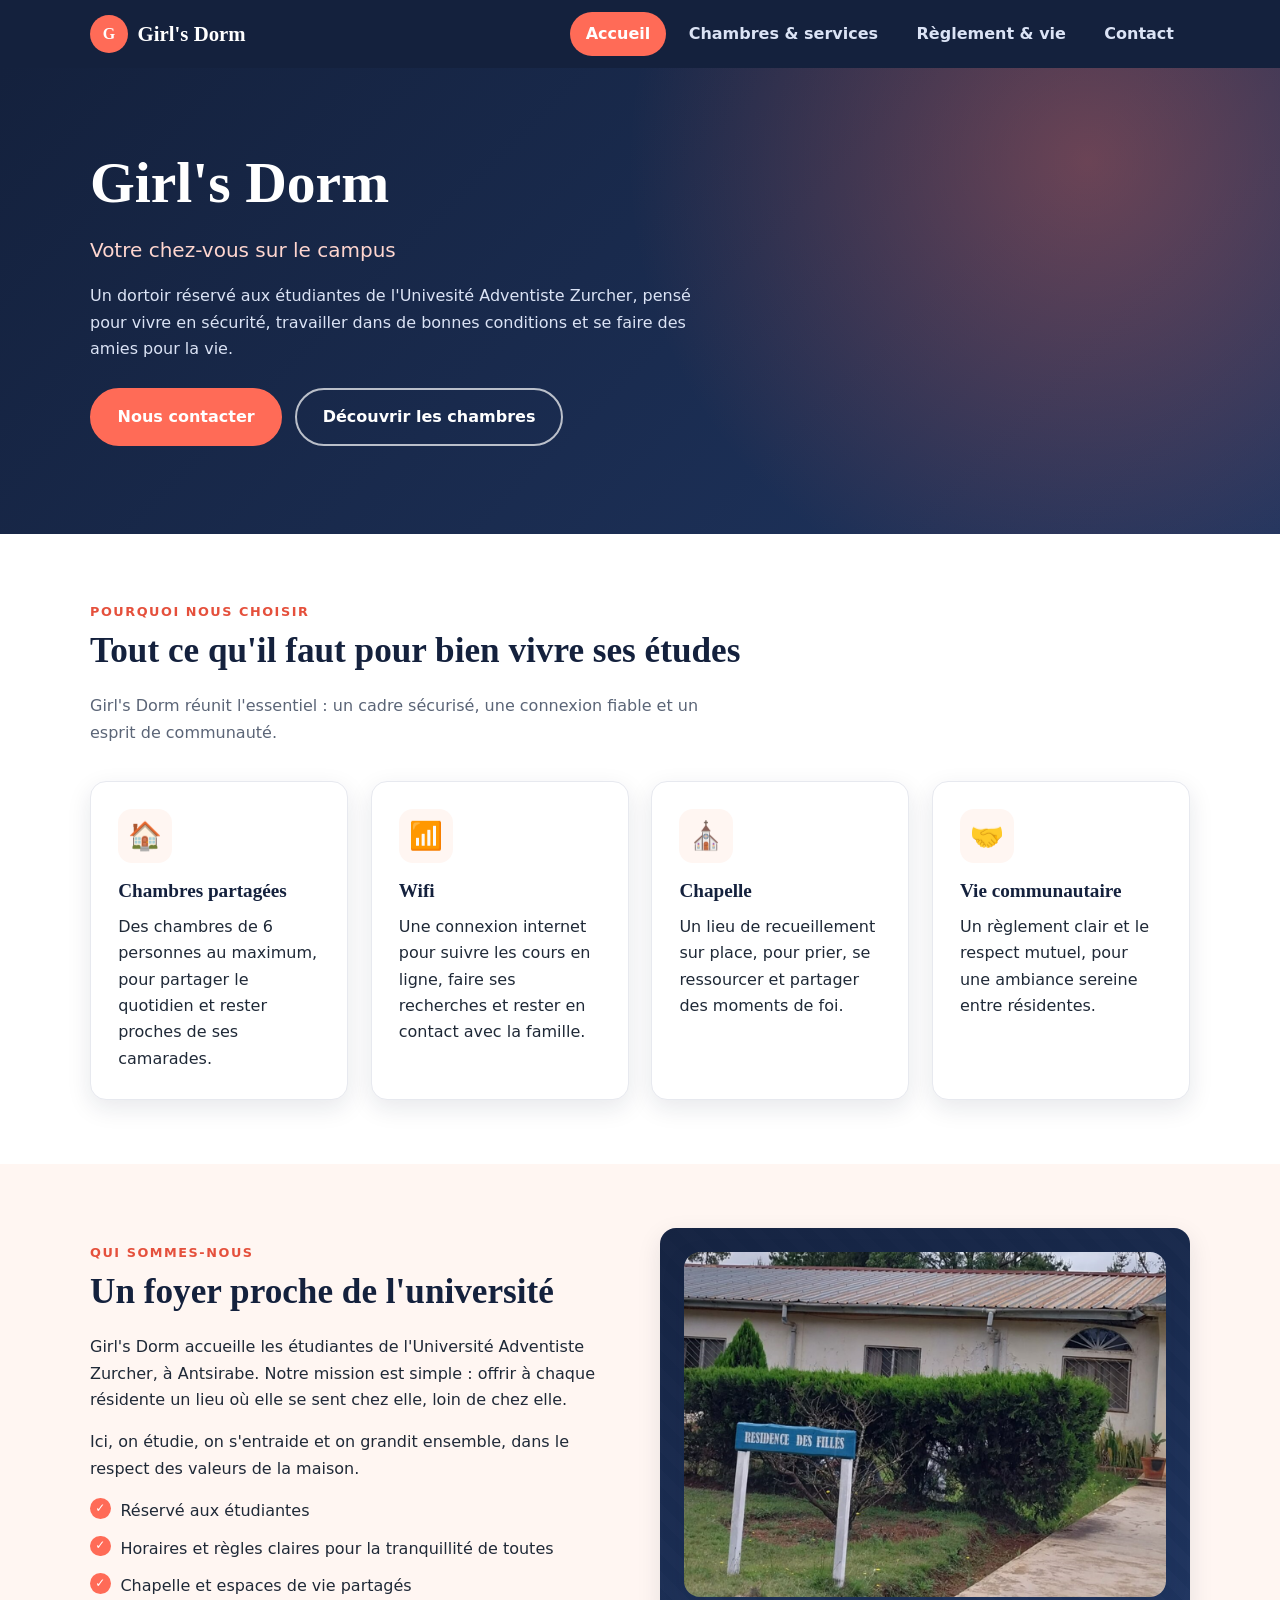
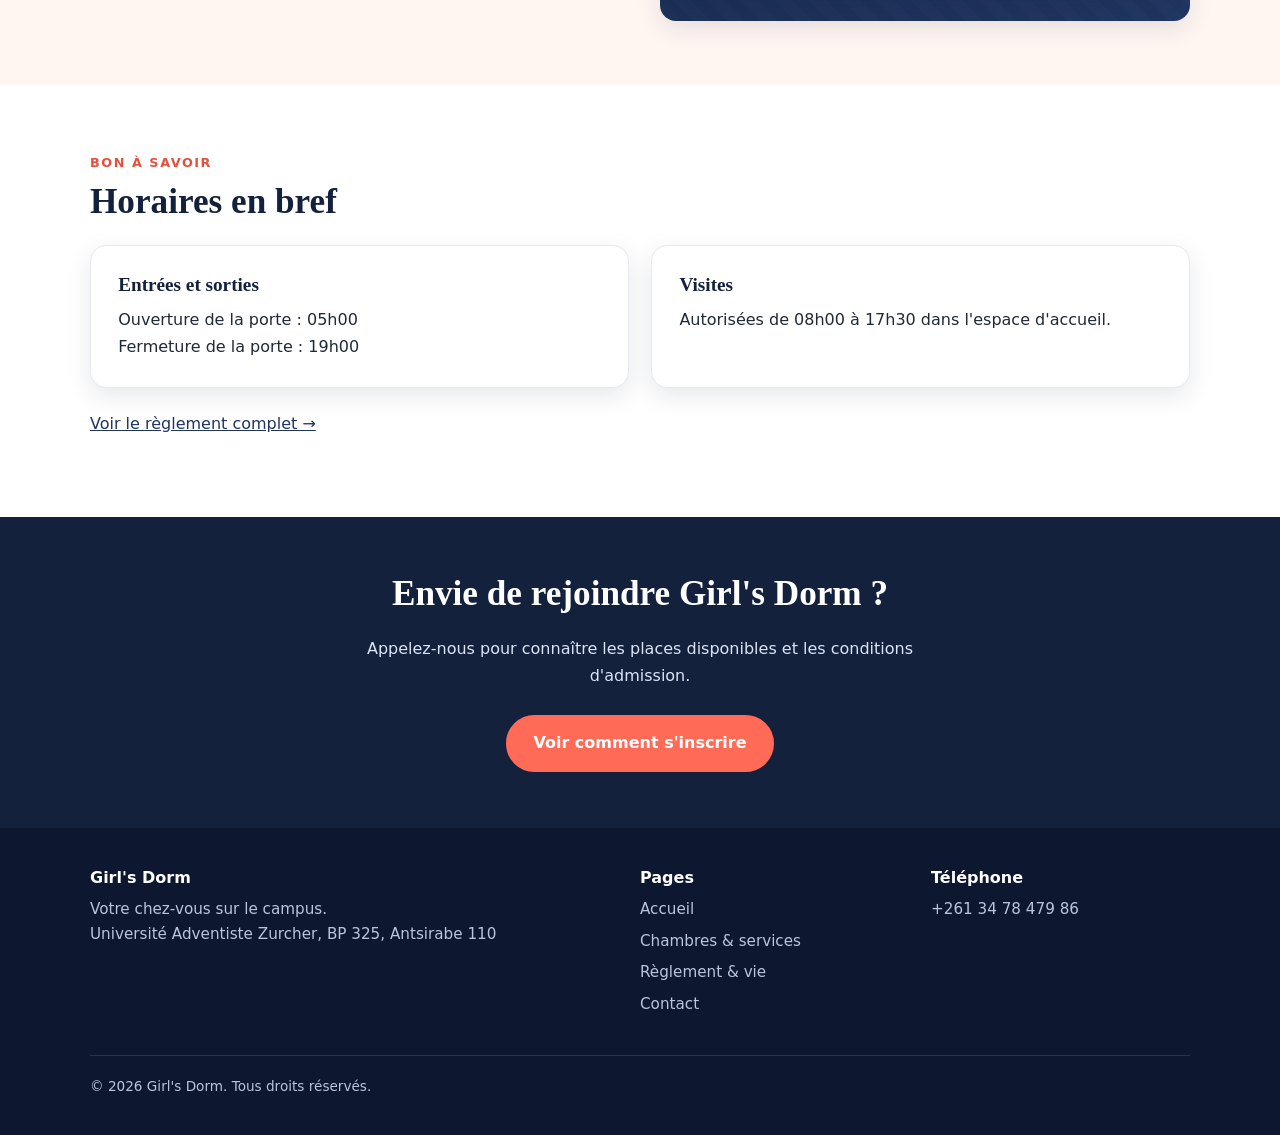
<file: index.html>
<!DOCTYPE html>
<html lang="fr">
<head>
  <meta charset="UTF-8">
  <meta name="viewport" content="width=device-width, initial-scale=1">
  <title>Girl's Dorm | Votre chez-vous sur le campus</title>
  <meta name="description" content="Girl's Dorm, le dortoir de jeunes filles du campus : un cadre sûr, calme et convivial pour étudier et s'épanouir.">
  <link rel="stylesheet" href="style.css">
</head>
<body>

  <header class="entete">
    <div class="conteneur">
      <a class="logo" href="index.html" aria-label="Girl's Dorm, accueil">
        <span class="logo-pastille">G</span>
        Girl's Dorm
      </a>

      <input type="checkbox" id="menu-case" aria-label="Ouvrir le menu">
      <label class="menu-bouton" for="menu-case" aria-hidden="true"><span></span></label>

      <nav class="nav" aria-label="Navigation principale">
        <ul>
          <li><a href="index.html" aria-current="page">Accueil</a></li>
          <li><a href="chambres.html">Chambres &amp; services</a></li>
          <li><a href="reglement.html">Règlement &amp; vie</a></li>
          <li><a href="contact.html">Contact</a></li>
        </ul>
      </nav>
    </div>
  </header>

  <main>
    <section class="hero">
      <div class="conteneur">
        <h1>Girl's Dorm</h1>
        <p class="slogan">Votre chez-vous sur le campus</p>
        <p>Un dortoir réservé aux étudiantes de l'Univesité Adventiste Zurcher, pensé pour vivre en sécurité, travailler dans de bonnes conditions et se faire des amies pour la vie.</p>
        <div class="boutons">
          <a class="bouton" href="contact.html">Nous contacter</a>
          <a class="bouton bouton-contour" href="chambres.html">Découvrir les chambres</a>
        </div>
      </div>
    </section>

    <section class="section">
      <div class="conteneur">
        <span class="surtitre">Pourquoi nous choisir</span>
        <h2>Tout ce qu'il faut pour bien vivre ses études</h2>
        <p class="section-intro">Girl's Dorm réunit l'essentiel : un cadre sécurisé, une connexion fiable et un esprit de communauté.</p>

        <div class="grille">
          <article class="carte">
            <div class="icone" aria-hidden="true">🏠</div>
            <h3>Chambres partagées</h3>
            <p>Des chambres de 6 personnes au maximum, pour partager le quotidien et rester proches de ses camarades.</p>
          </article>
          <article class="carte">
            <div class="icone" aria-hidden="true">📶</div>
            <h3>Wifi</h3>
            <p>Une connexion internet pour suivre les cours en ligne, faire ses recherches et rester en contact avec la famille.</p>
          </article>
          <article class="carte">
            <div class="icone" aria-hidden="true">⛪</div>
            <h3>Chapelle</h3>
            <p>Un lieu de recueillement sur place, pour prier, se ressourcer et partager des moments de foi.</p>
          </article>
          <article class="carte">
            <div class="icone" aria-hidden="true">🤝</div>
            <h3>Vie communautaire</h3>
            <p>Un règlement clair et le respect mutuel, pour une ambiance sereine entre résidentes.</p>
          </article>
        </div>
      </div>
    </section>

    <section class="section section-creme">
      <div class="conteneur deux-colonnes">
        <div>
          <span class="surtitre">Qui sommes-nous</span>
          <h2>Un foyer proche de l'université</h2>
          <p>Girl's Dorm accueille les étudiantes de l'Université Adventiste Zurcher, à Antsirabe. Notre mission est simple : offrir à chaque résidente un lieu où elle se sent chez elle, loin de chez elle.</p>
          <p>Ici, on étudie, on s'entraide et on grandit ensemble, dans le respect des valeurs de la maison.</p>
          <ul class="liste-coches">
            <li>Réservé aux étudiantes</li>
            <li>Horaires et règles claires pour la tranquillité de toutes</li>
            <li>Chapelle et espaces de vie partagés</li>
          </ul>
        </div>
        <div class="photo" role="img" aria-label="Emplacement de la photo du dortoir">
          <img class="photo photo-accueil" src="image\residence des filles.jpg" alt="Girl's Dorm">
        </div>
      </div>
    </section>

    <section class="section">
      <div class="conteneur">
        <span class="surtitre">Bon à savoir</span>
        <h2>Horaires en bref</h2>
        <div class="grille">
          <article class="carte">
            <h3>Entrées et sorties</h3>
            <p>Ouverture de la porte : 05h00<br>Fermeture de la porte : 19h00</p>
          </article>
          <article class="carte">
            <h3>Visites</h3>
            <p>Autorisées de 08h00 à 17h30 dans l'espace d'accueil.</p>
          </article>
        </div>
        <p style="margin-top:1.4rem"><a href="reglement.html">Voir le règlement complet →</a></p>
      </div>
    </section>

    <section class="bandeau-appel">
      <div class="conteneur">
        <h2>Envie de rejoindre Girl's Dorm ?</h2>
        <p>Appelez-nous pour connaître les places disponibles et les conditions d'admission.</p>
        <div class="boutons">
          <a class="bouton" href="contact.html">Voir comment s'inscrire</a>
        </div>
      </div>
    </section>
  </main>

  <footer class="pied">
    <div class="conteneur">
      <div>
        <h3>Girl's Dorm</h3>
        <p>Votre chez-vous sur le campus.<br>Université Adventiste Zurcher, BP 325, Antsirabe 110</p>
      </div>
      <div>
        <h3>Pages</h3>
        <ul>
          <li><a href="index.html">Accueil</a></li>
          <li><a href="chambres.html">Chambres &amp; services</a></li>
          <li><a href="reglement.html">Règlement &amp; vie</a></li>
          <li><a href="contact.html">Contact</a></li>
        </ul>
      </div>
      <div>
        <h3>Téléphone</h3>
        <p><a href="tel:+261000000000">+261 34 78 479 86</a></p>
      </div>
      <p class="copyright">© 2026 Girl's Dorm. Tous droits réservés.</p>
    </div>
  </footer>

</body>
</html>
</file>
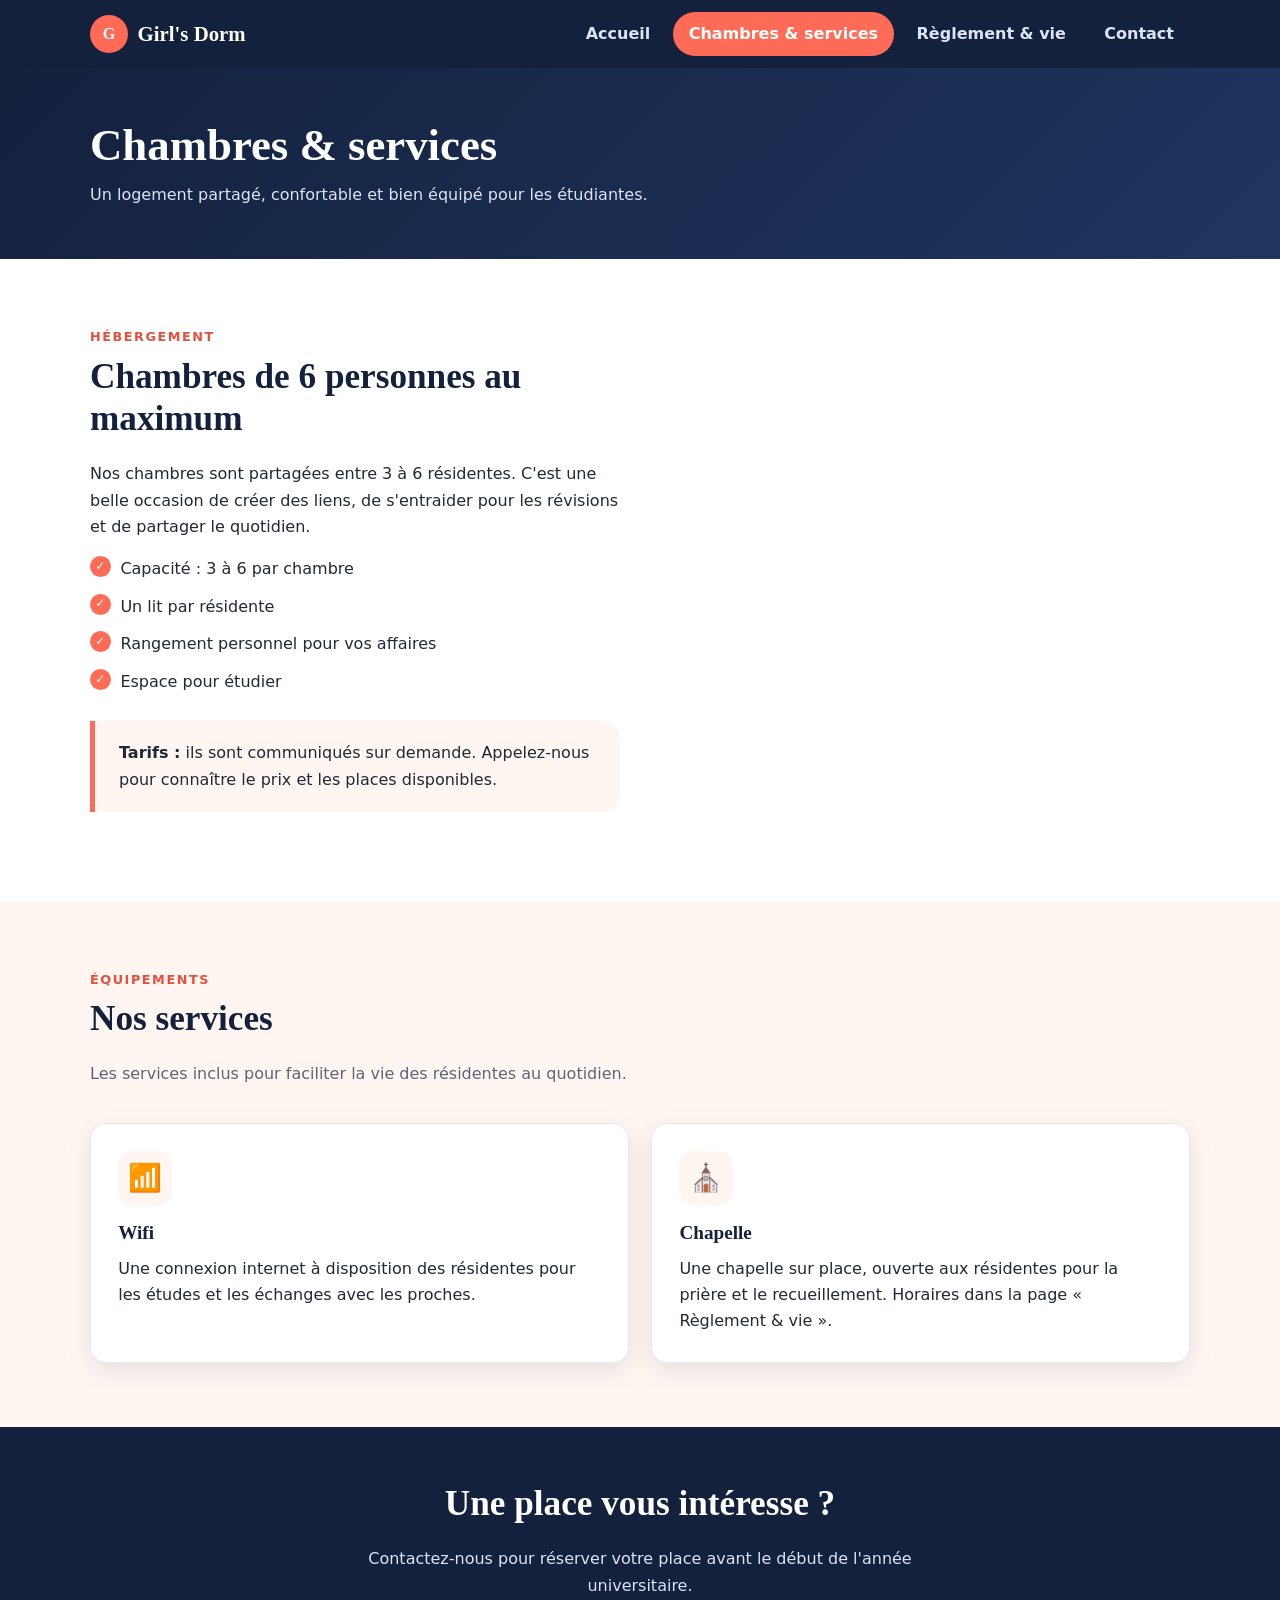
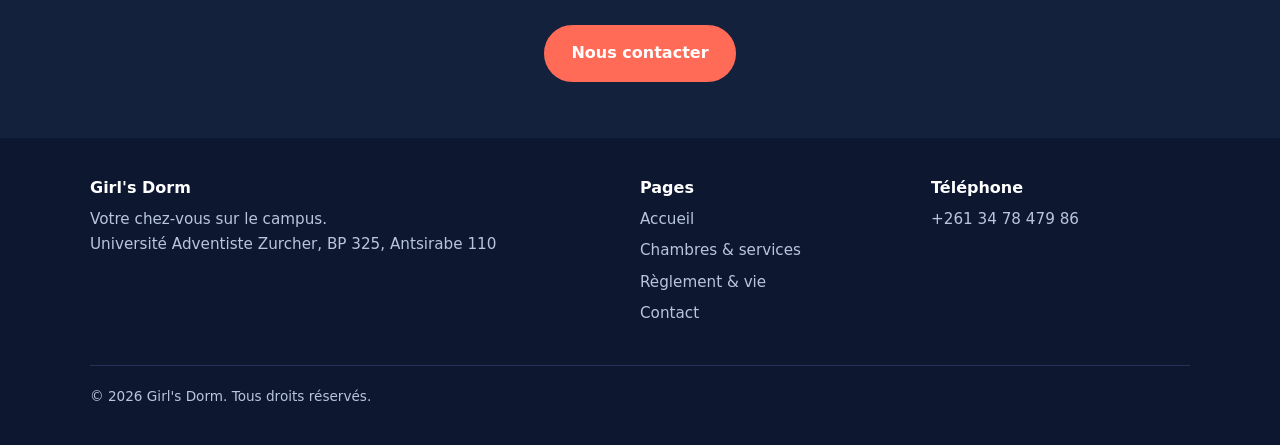
<file: chambres.html>
<!DOCTYPE html>
<html lang="fr">
<head>
  <meta charset="UTF-8">
  <meta name="viewport" content="width=device-width, initial-scale=1">
  <title>Chambres &amp; services | Girl's Dorm</title>
  <meta name="description" content="Chambres de 4 personnes ou plus, wifi et chapelle : découvrez le logement et les services de Girl's Dorm.">
  <link rel="stylesheet" href="style.css">
</head>
<body>

  <header class="entete">
    <div class="conteneur">
      <a class="logo" href="index.html" aria-label="Girl's Dorm, accueil">
        <span class="logo-pastille">G</span>
        Girl's Dorm
      </a>

      <input type="checkbox" id="menu-case" aria-label="Ouvrir le menu">
      <label class="menu-bouton" for="menu-case" aria-hidden="true"><span></span></label>

      <nav class="nav" aria-label="Navigation principale">
        <ul>
          <li><a href="index.html">Accueil</a></li>
          <li><a href="chambres.html" aria-current="page">Chambres &amp; services</a></li>
          <li><a href="reglement.html">Règlement &amp; vie</a></li>
          <li><a href="contact.html">Contact</a></li>
        </ul>
      </nav>
    </div>
  </header>

  <main>
    <section class="titre-page">
      <div class="conteneur">
        <h1>Chambres &amp; services</h1>
        <p>Un logement partagé, confortable et bien équipé pour les étudiantes.</p>
      </div>
    </section>

    <section class="section">
      <div class="conteneur deux-colonnes">
        <div>
          <span class="surtitre">Hébergement</span>
          <h2>Chambres de 6 personnes au maximum</h2>
          <p>Nos chambres sont partagées entre 3 à 6 résidentes. C'est une belle occasion de créer des liens, de s'entraider pour les révisions et de partager le quotidien.</p>
          <ul class="liste-coches">
            <li>Capacité : 3 à 6 par chambre</li>
            <li>Un lit par résidente</li>
            <li>Rangement personnel pour vos affaires</li>
            <li>Espace pour étudier</li>
          </ul>
          <div class="encadre">
            <p><strong>Tarifs :</strong> ils sont communiqués sur demande. Appelez-nous pour connaître le prix et les places disponibles.</p>
          </div>
        </div>
      </div>
    </section>

    <section class="section section-creme">
      <div class="conteneur">
        <span class="surtitre">Équipements</span>
        <h2>Nos services</h2>
        <p class="section-intro">Les services inclus pour faciliter la vie des résidentes au quotidien.</p>

        <div class="grille">
          <article class="carte">
            <div class="icone" aria-hidden="true">📶</div>
            <h3>Wifi</h3>
            <p>Une connexion internet à disposition des résidentes pour les études et les échanges avec les proches.</p>
          </article>
          <article class="carte">
            <div class="icone" aria-hidden="true">⛪</div>
            <h3>Chapelle</h3>
            <p>Une chapelle sur place, ouverte aux résidentes pour la prière et le recueillement. Horaires dans la page « Règlement &amp; vie ».</p>
          </article>
        </div>
      </div>
    </section>

    <section class="bandeau-appel">
      <div class="conteneur">
        <h2>Une place vous intéresse ?</h2>
        <p>Contactez-nous pour réserver votre place avant le début de l'année universitaire.</p>
        <div class="boutons">
          <a class="bouton" href="contact.html">Nous contacter</a>
        </div>
      </div>
    </section>
  </main>

  <footer class="pied">
    <div class="conteneur">
      <div>
        <h3>Girl's Dorm</h3>
        <p>Votre chez-vous sur le campus.<br>Université Adventiste Zurcher, BP 325, Antsirabe 110</p>
      </div>
      <div>
        <h3>Pages</h3>
        <ul>
          <li><a href="index.html">Accueil</a></li>
          <li><a href="chambres.html">Chambres &amp; services</a></li>
          <li><a href="reglement.html">Règlement &amp; vie</a></li>
          <li><a href="contact.html">Contact</a></li>
        </ul>
      </div>
      <div>
        <h3>Téléphone</h3>
        <p><a href="tel:+261000000000">+261 34 78 479 86</a></p>
      </div>
      <p class="copyright">© 2026 Girl's Dorm. Tous droits réservés.</p>
    </div>
  </footer>

</body>
</html>
</file>
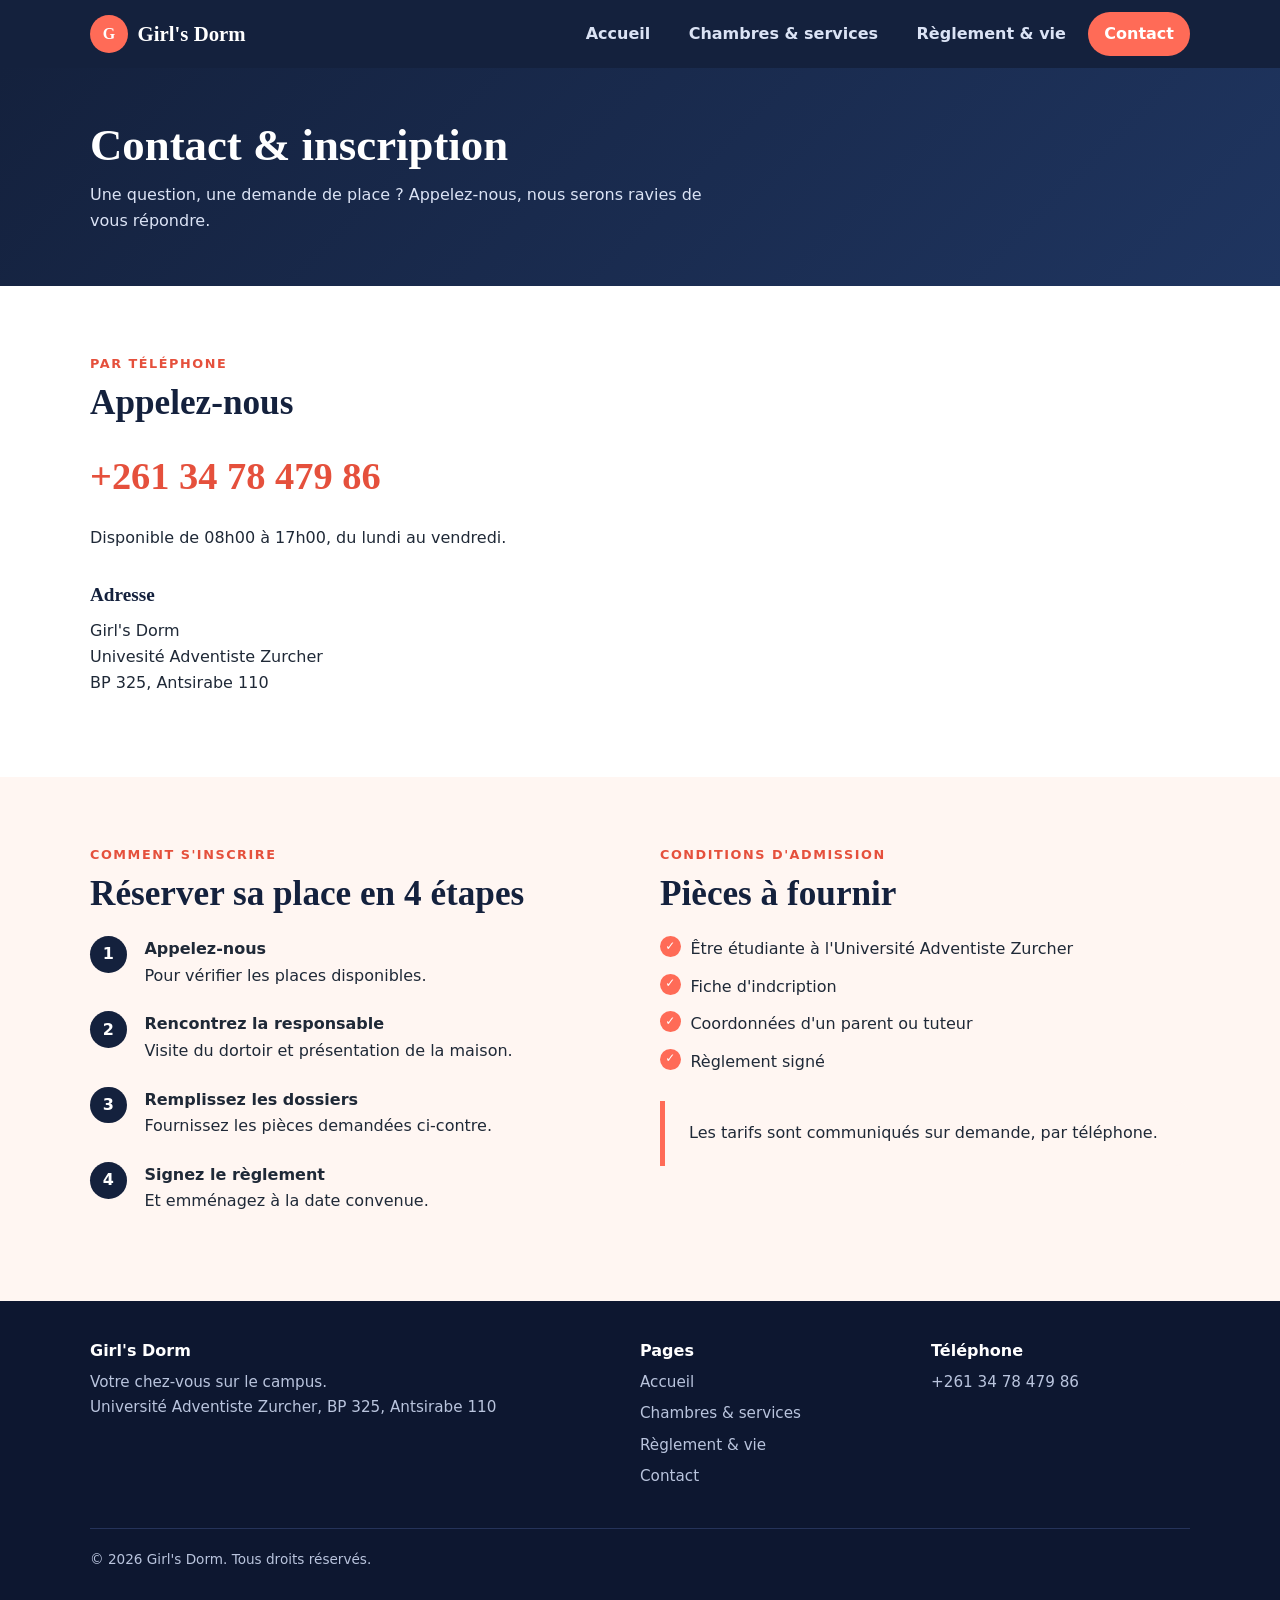
<file: contact.html>
<!DOCTYPE html>
<html lang="fr">
<head>
  <meta charset="UTF-8">
  <meta name="viewport" content="width=device-width, initial-scale=1">
  <title>Contact &amp; inscription | Girl's Dorm</title>
  <meta name="description" content="Contactez Girl's Dorm par téléphone et découvrez comment réserver votre place.">
  <link rel="stylesheet" href="style.css">
</head>
<body>

  <header class="entete">
    <div class="conteneur">
      <a class="logo" href="index.html" aria-label="Girl's Dorm, accueil">
        <span class="logo-pastille">G</span>
        Girl's Dorm
      </a>

      <input type="checkbox" id="menu-case" aria-label="Ouvrir le menu">
      <label class="menu-bouton" for="menu-case" aria-hidden="true"><span></span></label>

      <nav class="nav" aria-label="Navigation principale">
        <ul>
          <li><a href="index.html">Accueil</a></li>
          <li><a href="chambres.html">Chambres &amp; services</a></li>
          <li><a href="reglement.html">Règlement &amp; vie</a></li>
          <li><a href="contact.html" aria-current="page">Contact</a></li>
        </ul>
      </nav>
    </div>
  </header>

  <main>
    <section class="titre-page">
      <div class="conteneur">
        <h1>Contact &amp; inscription</h1>
        <p>Une question, une demande de place ? Appelez-nous, nous serons ravies de vous répondre.</p>
      </div>
    </section>

    <section class="section">
      <div class="conteneur deux-colonnes">
        <div>
          <span class="surtitre">Par téléphone</span>
          <h2>Appelez-nous</h2>
          <p><a class="telephone-grand" href="tel:+261000000000">+261 34 78 479 86</a></p>
          <p>Disponible de 08h00 à 17h00, du lundi au vendredi.</p>

          <h3 style="margin-top:2rem">Adresse</h3>
          <p>Girl's Dorm<br>Univesité Adventiste Zurcher<br>BP 325, Antsirabe 110</p>
        </div>
      </div>
    </section>

    <section class="section section-creme">
      <div class="conteneur deux-colonnes" style="align-items:start">
        <div>
          <span class="surtitre">Comment s'inscrire</span>
          <h2>Réserver sa place en 4 étapes</h2>
          <ol class="etapes">
            <li><strong>Appelez-nous</strong><br>Pour vérifier les places disponibles.</li>
            <li><strong>Rencontrez la responsable</strong><br>Visite du dortoir et présentation de la maison.</li>
            <li><strong>Remplissez les dossiers</strong><br>Fournissez les pièces demandées ci-contre.</li>
            <li><strong>Signez le règlement</strong><br>Et emménagez à la date convenue.</li>
          </ol>
        </div>
        <div>
          <span class="surtitre">Conditions d'admission</span>
          <h2>Pièces à fournir</h2>
          <ul class="liste-coches">
            <li>Être étudiante à l'Université Adventiste Zurcher</li>
            <li>Fiche d'indcription</li>
            <li>Coordonnées d'un parent ou tuteur</li>
            <li>Règlement signé</li>
          </ul>
          <div class="encadre">
            <p>Les tarifs sont communiqués sur demande, par téléphone.</p>
          </div>
        </div>
      </div>
    </section>
  </main>

  <footer class="pied">
    <div class="conteneur">
      <div>
        <h3>Girl's Dorm</h3>
        <p>Votre chez-vous sur le campus.<br>Université Adventiste Zurcher, BP 325, Antsirabe 110</p>
      </div>
      <div>
        <h3>Pages</h3>
        <ul>
          <li><a href="index.html">Accueil</a></li>
          <li><a href="chambres.html">Chambres &amp; services</a></li>
          <li><a href="reglement.html">Règlement &amp; vie</a></li>
          <li><a href="contact.html">Contact</a></li>
        </ul>
      </div>
      <div>
        <h3>Téléphone</h3>
        <p><a href="tel:+261000000000">+261 34 78 479 86</a></p>
      </div>
      <p class="copyright">© 2026 Girl's Dorm. Tous droits réservés.</p>
    </div>
  </footer>

</body>
</html>
</file>
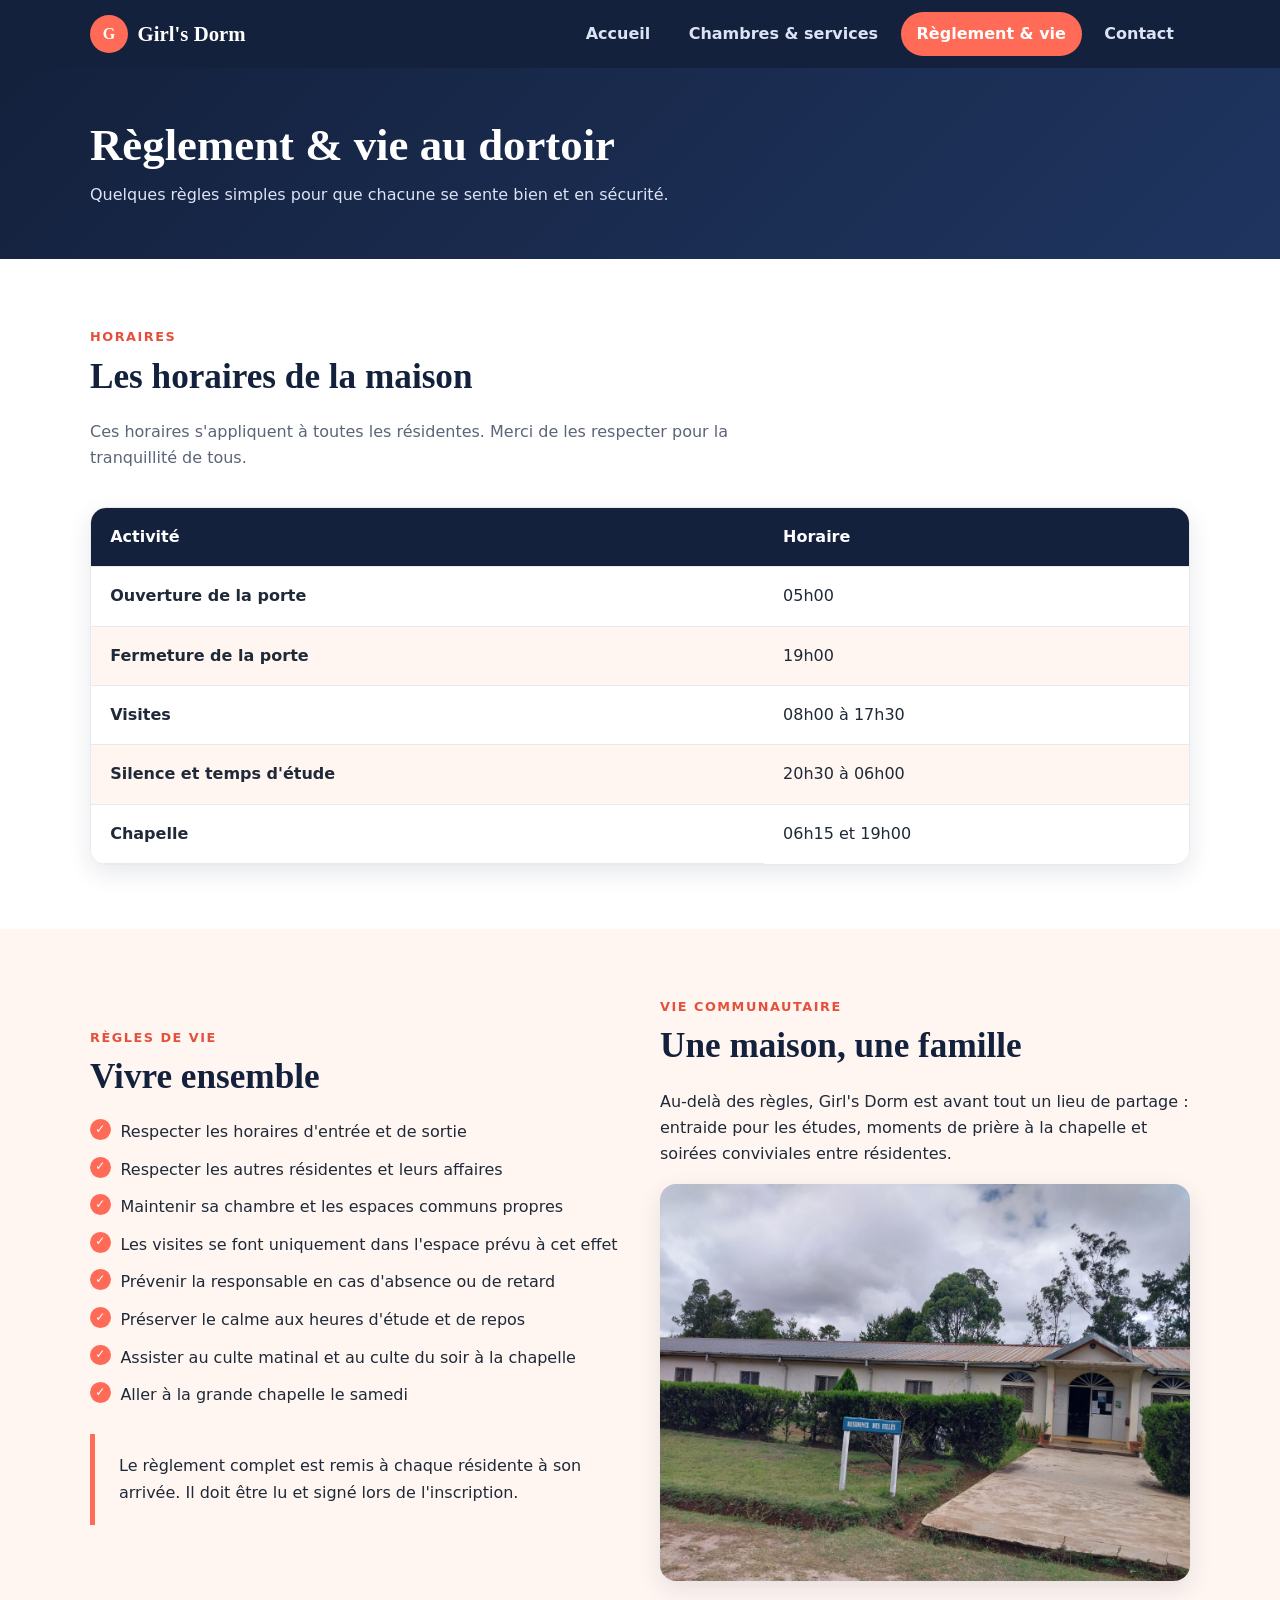
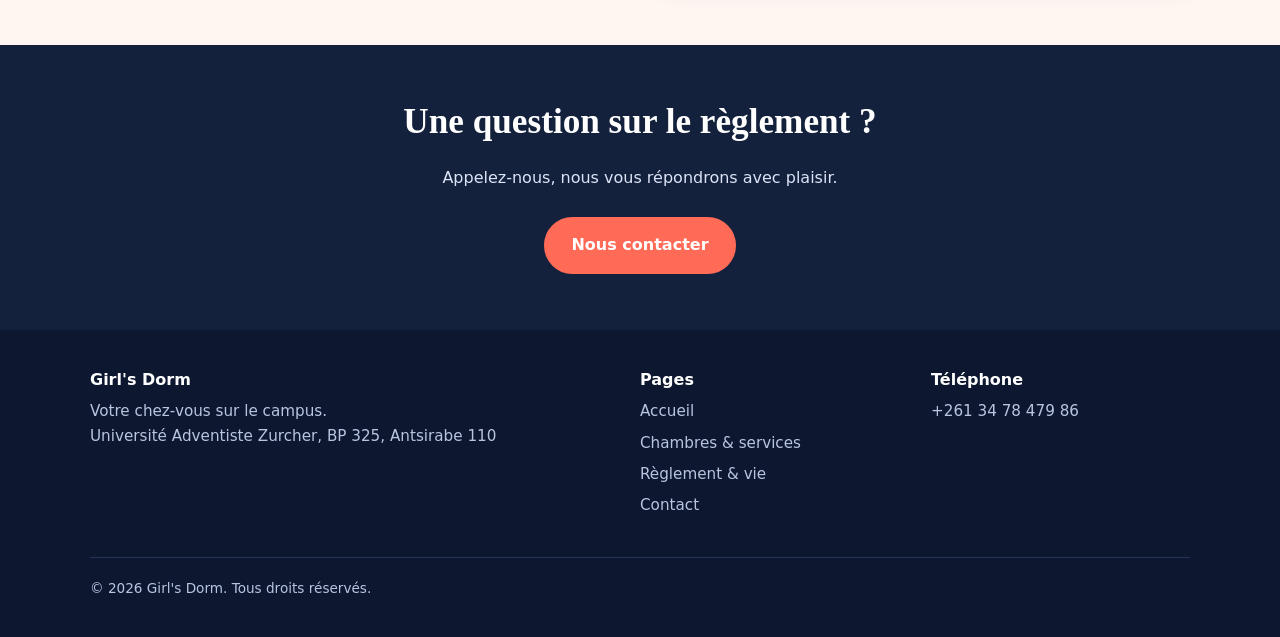
<file: reglement.html>
<!DOCTYPE html>
<html lang="fr">
<head>
  <meta charset="UTF-8">
  <meta name="viewport" content="width=device-width, initial-scale=1">
  <title>Règlement &amp; vie au dortoir | Girl's Dorm</title>
  <meta name="description" content="Horaires, règles de vie et organisation du quotidien à Girl's Dorm.">
  <link rel="stylesheet" href="style.css">
</head>
<body>

  <header class="entete">
    <div class="conteneur">
      <a class="logo" href="index.html" aria-label="Girl's Dorm, accueil">
        <span class="logo-pastille">G</span>
        Girl's Dorm
      </a>

      <input type="checkbox" id="menu-case" aria-label="Ouvrir le menu">
      <label class="menu-bouton" for="menu-case" aria-hidden="true"><span></span></label>

      <nav class="nav" aria-label="Navigation principale">
        <ul>
          <li><a href="index.html">Accueil</a></li>
          <li><a href="chambres.html">Chambres &amp; services</a></li>
          <li><a href="reglement.html" aria-current="page">Règlement &amp; vie</a></li>
          <li><a href="contact.html">Contact</a></li>
        </ul>
      </nav>
    </div>
  </header>

  <main>
    <section class="titre-page">
      <div class="conteneur">
        <h1>Règlement &amp; vie au dortoir</h1>
        <p>Quelques règles simples pour que chacune se sente bien et en sécurité.</p>
      </div>
    </section>

    <section class="section">
      <div class="conteneur">
        <span class="surtitre">Horaires</span>
        <h2>Les horaires de la maison</h2>
        <p class="section-intro">Ces horaires s'appliquent à toutes les résidentes. Merci de les respecter pour la tranquillité de tous.</p>

        <div class="tableau-conteneur">
          <table>
            <thead>
              <tr>
                <th scope="col">Activité</th>
                <th scope="col">Horaire</th>
              </tr>
            </thead>
            <tbody>
              <tr><th scope="row" style="background:transparent;color:inherit">Ouverture de la porte</th><td>05h00</td></tr>
              <tr><th scope="row" style="background:transparent;color:inherit">Fermeture de la porte</th><td>19h00</td></tr>
              <tr><th scope="row" style="background:transparent;color:inherit">Visites</th><td>08h00 à 17h30</td></tr>
              <tr><th scope="row" style="background:transparent;color:inherit">Silence et temps d'étude</th><td>20h30 à 06h00</td></tr>
              <tr><th scope="row" style="background:transparent;color:inherit">Chapelle</th><td>06h15 et 19h00</td></tr>
            </tbody>
          </table>
        </div>
      </div>
    </section>

    <section class="section section-creme">
      <div class="conteneur deux-colonnes">
        <div>
          <span class="surtitre">Règles de vie</span>
          <h2>Vivre ensemble</h2>
          <ul class="liste-coches">
            <li>Respecter les horaires d'entrée et de sortie</li>
            <li>Respecter les autres résidentes et leurs affaires</li>
            <li>Maintenir sa chambre et les espaces communs propres</li>
            <li>Les visites se font uniquement dans l'espace prévu à cet effet</li>
            <li>Prévenir la responsable en cas d'absence ou de retard</li>
            <li>Préserver le calme aux heures d'étude et de repos</li>
            <li>Assister au culte matinal et au culte du soir à la chapelle</li>
            <li>Aller à la grande chapelle le samedi</li>
          </ul>
          <div class="encadre">
            <p>Le règlement complet est remis à chaque résidente à son arrivée. Il doit être lu et signé lors de l'inscription.</p>
          </div>
        </div>
        <div>
          <span class="surtitre">Vie communautaire</span>
          <h2>Une maison, une famille</h2>
          <p>Au-delà des règles, Girl's Dorm est avant tout un lieu de partage : entraide pour les études, moments de prière à la chapelle et soirées conviviales entre résidentes.</p>
          <img class="photo" src="image\20251121_100354.jpg" alt="Girl's Dorm">
        </div>
      </div>
    </section>

    <section class="bandeau-appel">
      <div class="conteneur">
        <h2>Une question sur le règlement ?</h2>
        <p>Appelez-nous, nous vous répondrons avec plaisir.</p>
        <div class="boutons">
          <a class="bouton" href="contact.html">Nous contacter</a>
        </div>
      </div>
    </section>
  </main>

  <footer class="pied">
    <div class="conteneur">
      <div>
        <h3>Girl's Dorm</h3>
        <p>Votre chez-vous sur le campus.<br>Université Adventiste Zurcher, BP 325, Antsirabe 110</p>
      </div>
      <div>
        <h3>Pages</h3>
        <ul>
          <li><a href="index.html">Accueil</a></li>
          <li><a href="chambres.html">Chambres &amp; services</a></li>
          <li><a href="reglement.html">Règlement &amp; vie</a></li>
          <li><a href="contact.html">Contact</a></li>
        </ul>
      </div>
      <div>
        <h3>Téléphone</h3>
        <p><a href="tel:+261000000000">+261 34 78 479 86</a></p>
      </div>
      <p class="copyright">© 2026 Girl's Dorm. Tous droits réservés.</p>
    </div>
  </footer>

</body>
</html>
</file>
<file: style.css>
:root {
  --nuit: #14213d;
  --nuit-2: #1f3560;
  --corail: #ff6b57;
  --corail-fonce: #e5503c;
  --creme: #fff6f2;
  --blanc: #ffffff;
  --texte: #1f2937;
  --gris: #5b6577;
  --bordure: #e7e9ef;
  --rayon: 16px;
  --ombre: 0 8px 24px rgba(20, 33, 61, 0.1);
  --largeur: 1100px;
}

*,
*::before,
*::after {
  box-sizing: border-box;
}

html {
  scroll-behavior: smooth;
}

body {
  margin: 0;
  font-family: "Segoe UI", system-ui, -apple-system, Roboto, Arial, sans-serif;
  color: var(--texte);
  background: var(--blanc);
  line-height: 1.65;
}

img {
  max-width: 100%;
  display: block;
}

a {
  color: var(--nuit-2);
}

h1,
h2,
h3 {
  font-family: Georgia, "Times New Roman", serif;
  color: var(--nuit);
  line-height: 1.2;
  margin: 0 0 0.6em;
}

h1 { font-size: clamp(2.2rem, 6vw, 3.6rem); }
h2 { font-size: clamp(1.6rem, 4vw, 2.2rem); }
h3 { font-size: 1.2rem; }

p { margin: 0 0 1em; }

.conteneur {
  width: min(100% - 2rem, var(--largeur));
  margin-inline: auto;
}

/* ---------- En-tête et navigation (sans JS) ---------- */

.entete {
  background: var(--nuit);
  position: sticky;
  top: 0;
  z-index: 50;
}

.entete .conteneur {
  display: flex;
  align-items: center;
  justify-content: space-between;
  min-height: 68px;
}

.logo {
  display: flex;
  align-items: center;
  gap: 0.6rem;
  color: var(--blanc);
  text-decoration: none;
  font-family: Georgia, serif;
  font-size: 1.3rem;
  font-weight: bold;
}

.logo-pastille {
  display: grid;
  place-items: center;
  width: 38px;
  height: 38px;
  border-radius: 50%;
  background: var(--corail);
  color: var(--blanc);
  font-size: 1rem;
}

#menu-case {
  position: absolute;
  opacity: 0;
  pointer-events: none;
}

.menu-bouton {
  display: none;
  cursor: pointer;
  padding: 0.5rem;
}

.menu-bouton span,
.menu-bouton span::before,
.menu-bouton span::after {
  display: block;
  width: 26px;
  height: 3px;
  background: var(--blanc);
  border-radius: 2px;
  content: "";
  position: relative;
  transition: transform 0.2s, background 0.2s;
}

.menu-bouton span::before { position: absolute; top: -8px; }
.menu-bouton span::after { position: absolute; top: 8px; }

.nav ul {
  list-style: none;
  display: flex;
  gap: 0.4rem;
  margin: 0;
  padding: 0;
}

.nav a {
  display: block;
  padding: 0.55rem 1rem;
  color: #dbe3f5;
  text-decoration: none;
  border-radius: 999px;
  font-weight: 600;
  transition: background 0.2s, color 0.2s;
}

.nav a:hover,
.nav a:focus-visible {
  background: var(--nuit-2);
  color: var(--blanc);
}

.nav a[aria-current="page"] {
  background: var(--corail);
  color: var(--blanc);
}

/* ---------- Boutons ---------- */

.bouton {
  display: inline-block;
  padding: 0.85rem 1.6rem;
  border-radius: 999px;
  background: var(--corail);
  color: var(--blanc);
  font-weight: 700;
  text-decoration: none;
  border: 2px solid var(--corail);
  transition: background 0.2s, transform 0.2s;
}

.bouton:hover,
.bouton:focus-visible {
  background: var(--corail-fonce);
  border-color: var(--corail-fonce);
  transform: translateY(-2px);
}

.bouton-contour {
  background: transparent;
  color: var(--blanc);
  border-color: rgba(255, 255, 255, 0.7);
}

.bouton-contour:hover,
.bouton-contour:focus-visible {
  background: var(--blanc);
  border-color: var(--blanc);
  color: var(--nuit);
}

.boutons {
  display: flex;
  flex-wrap: wrap;
  gap: 0.8rem;
  margin-top: 1.6rem;
}

/* ---------- Bandeau d'en-tête de page ---------- */

.hero {
  background:
    radial-gradient(circle at 85% 20%, rgba(255, 107, 87, 0.35), transparent 40%),
    linear-gradient(135deg, var(--nuit) 0%, var(--nuit-2) 100%);
  color: var(--blanc);
  padding: 5rem 0 5.5rem;
}

.hero h1 { color: var(--blanc); margin-bottom: 0.3em; }

.hero .slogan {
  font-size: 1.25rem;
  color: #ffd6cf;
  margin-bottom: 1rem;
}

.hero p { max-width: 620px; color: #dbe3f5; }

.titre-page {
  background: linear-gradient(135deg, var(--nuit) 0%, var(--nuit-2) 100%);
  color: var(--blanc);
  padding: 3.2rem 0;
}

.titre-page h1 { color: var(--blanc); font-size: clamp(1.9rem, 5vw, 2.8rem); margin-bottom: 0.2em; }
.titre-page p { margin: 0; color: #dbe3f5; max-width: 640px; }

/* ---------- Sections ---------- */

.section { padding: 4rem 0; }
.section-creme { background: var(--creme); }

.section-intro {
  max-width: 640px;
  margin-bottom: 2.2rem;
  color: var(--gris);
}

.surtitre {
  display: inline-block;
  text-transform: uppercase;
  letter-spacing: 0.12em;
  font-size: 0.8rem;
  font-weight: 700;
  color: var(--corail-fonce);
  margin-bottom: 0.5rem;
}

.grille {
  display: grid;
  gap: 1.4rem;
  grid-template-columns: repeat(auto-fit, minmax(230px, 1fr));
}

.carte {
  background: var(--blanc);
  border: 1px solid var(--bordure);
  border-radius: var(--rayon);
  padding: 1.7rem;
  box-shadow: var(--ombre);
}

.carte p:last-child { margin-bottom: 0; }

.icone {
  display: grid;
  place-items: center;
  width: 54px;
  height: 54px;
  margin-bottom: 1rem;
  border-radius: 14px;
  background: var(--creme);
  font-size: 1.7rem;
}

.deux-colonnes {
  display: grid;
  gap: 2.5rem;
  grid-template-columns: 1fr 1fr;
  align-items: center;
}


/* Emplacement photo : remplacer par <img src="photos/xxx.jpg" alt="..."> */
.photo {
  min-height: 300px;
  border-radius: var(--rayon);
  background:
    linear-gradient(160deg, rgba(20, 33, 61, 0.88), rgba(31, 53, 96, 0.75)),
    repeating-linear-gradient(45deg, #2b3f6b 0 12px, #1f3560 12px 24px);
  display: grid;
  place-items: center;
  text-align: center;
  color: #dbe3f5;
  padding: 1.5rem;
  box-shadow: var(--ombre);
}

.photo span { font-size: 0.95rem; }

img.photo {
  display: block;
  width: 100%;
  object-fit: cover;
  padding: 0;
}
.photo-accueil {
  min-height: 300px;
}

/* ---------- Listes ---------- */

.liste-coches {
  list-style: none;
  margin: 0;
  padding: 0;
}

.liste-coches li {
  position: relative;
  padding-left: 1.9rem;
  margin-bottom: 0.7rem;
}

.liste-coches li::before {
  content: "\2713";
  position: absolute;
  left: 0;
  top: 0;
  width: 1.3rem;
  height: 1.3rem;
  display: grid;
  place-items: center;
  border-radius: 50%;
  background: var(--corail);
  color: var(--blanc);
  font-size: 0.75rem;
  font-weight: bold;
}

.etapes {
  list-style: none;
  counter-reset: etape;
  margin: 0;
  padding: 0;
}

.etapes li {
  counter-increment: etape;
  position: relative;
  padding: 0 0 1.4rem 3.4rem;
}

.etapes li::before {
  content: counter(etape);
  position: absolute;
  left: 0;
  top: 0;
  width: 2.3rem;
  height: 2.3rem;
  display: grid;
  place-items: center;
  border-radius: 50%;
  background: var(--nuit);
  color: var(--blanc);
  font-weight: bold;
}

/* ---------- Tableaux ---------- */

.tableau-conteneur {
  overflow-x: auto;
  border-radius: var(--rayon);
  box-shadow: var(--ombre);
  border: 1px solid var(--bordure);
}

table {
  width: 100%;
  border-collapse: collapse;
  background: var(--blanc);
  min-width: 480px;
}

th,
td {
  padding: 1rem 1.2rem;
  text-align: left;
  border-bottom: 1px solid var(--bordure);
}

th {
  background: var(--nuit);
  color: var(--blanc);
  font-weight: 600;
}

tr:last-child td { border-bottom: none; }
tbody tr:nth-child(even) { background: var(--creme); }

/* ---------- Encadrés ---------- */

.encadre {
  border-left: 5px solid var(--corail);
  background: var(--creme);
  border-radius: 0 var(--rayon) var(--rayon) 0;
  padding: 1.2rem 1.5rem;
  margin: 1.6rem 0;
}

.encadre p:last-child { margin-bottom: 0; }

.bandeau-appel {
  background: var(--nuit);
  color: var(--blanc);
  text-align: center;
  padding: 3.5rem 0;
}

.bandeau-appel h2 { color: var(--blanc); }
.bandeau-appel p { color: #dbe3f5; max-width: 560px; margin-inline: auto; }
.bandeau-appel .boutons { justify-content: center; }

.telephone-grand {
  display: inline-block;
  font-family: Georgia, serif;
  font-size: clamp(1.6rem, 5vw, 2.4rem);
  font-weight: bold;
  color: var(--corail-fonce);
  text-decoration: none;
}

.telephone-grand:hover { text-decoration: underline; }

/* ---------- Pied de page ---------- */

.pied {
  background: #0d1730;
  color: #b9c4dd;
  padding: 2.5rem 0 1.5rem;
  font-size: 0.95rem;
}

.pied .conteneur {
  display: grid;
  gap: 2rem;
  grid-template-columns: 2fr 1fr 1fr;
}

.pied h3 {
  color: var(--blanc);
  font-size: 1rem;
  font-family: "Segoe UI", system-ui, sans-serif;
}

.pied ul { list-style: none; margin: 0; padding: 0; }
.pied li { margin-bottom: 0.4rem; }
.pied a { color: #b9c4dd; text-decoration: none; }
.pied a:hover { color: var(--corail); }

.pied .copyright {
  grid-column: 1 / -1;
  border-top: 1px solid #25335a;
  padding-top: 1.2rem;
  font-size: 0.85rem;
}

/* ---------- Accessibilité ---------- */

a:focus-visible,
label:focus-visible,
#menu-case:focus-visible + .menu-bouton {
  outline: 3px solid var(--corail);
  outline-offset: 3px;
}

@media (prefers-reduced-motion: reduce) {
  * { transition: none !important; scroll-behavior: auto !important; }
}

/* ---------- Adaptatif : tablette et mobile ---------- */

@media (max-width: 820px) {
  .menu-bouton { display: block; }

  .nav {
    position: absolute;
    top: 68px;
    left: 0;
    right: 0;
    background: var(--nuit);
    max-height: 0;
    overflow: hidden;
    transition: max-height 0.3s ease;
    border-top: 1px solid transparent;
  }

  .nav ul {
    flex-direction: column;
    padding: 0.5rem 1rem 1.2rem;
  }

  .nav a { padding: 0.9rem 1rem; border-radius: 10px; }

  #menu-case:checked ~ .nav {
    max-height: 420px;
    border-top-color: #25335a;
  }

  #menu-case:checked ~ .menu-bouton span { background: transparent; }
  #menu-case:checked ~ .menu-bouton span::before { top: 0; transform: rotate(45deg); background: var(--blanc); }
  #menu-case:checked ~ .menu-bouton span::after { top: 0; transform: rotate(-45deg); background: var(--blanc); }

  .deux-colonnes { grid-template-columns: 1fr; }
  .pied .conteneur { grid-template-columns: 1fr; }
  .hero { padding: 3.5rem 0 4rem; }
  .section { padding: 3rem 0; }
}
</file>
